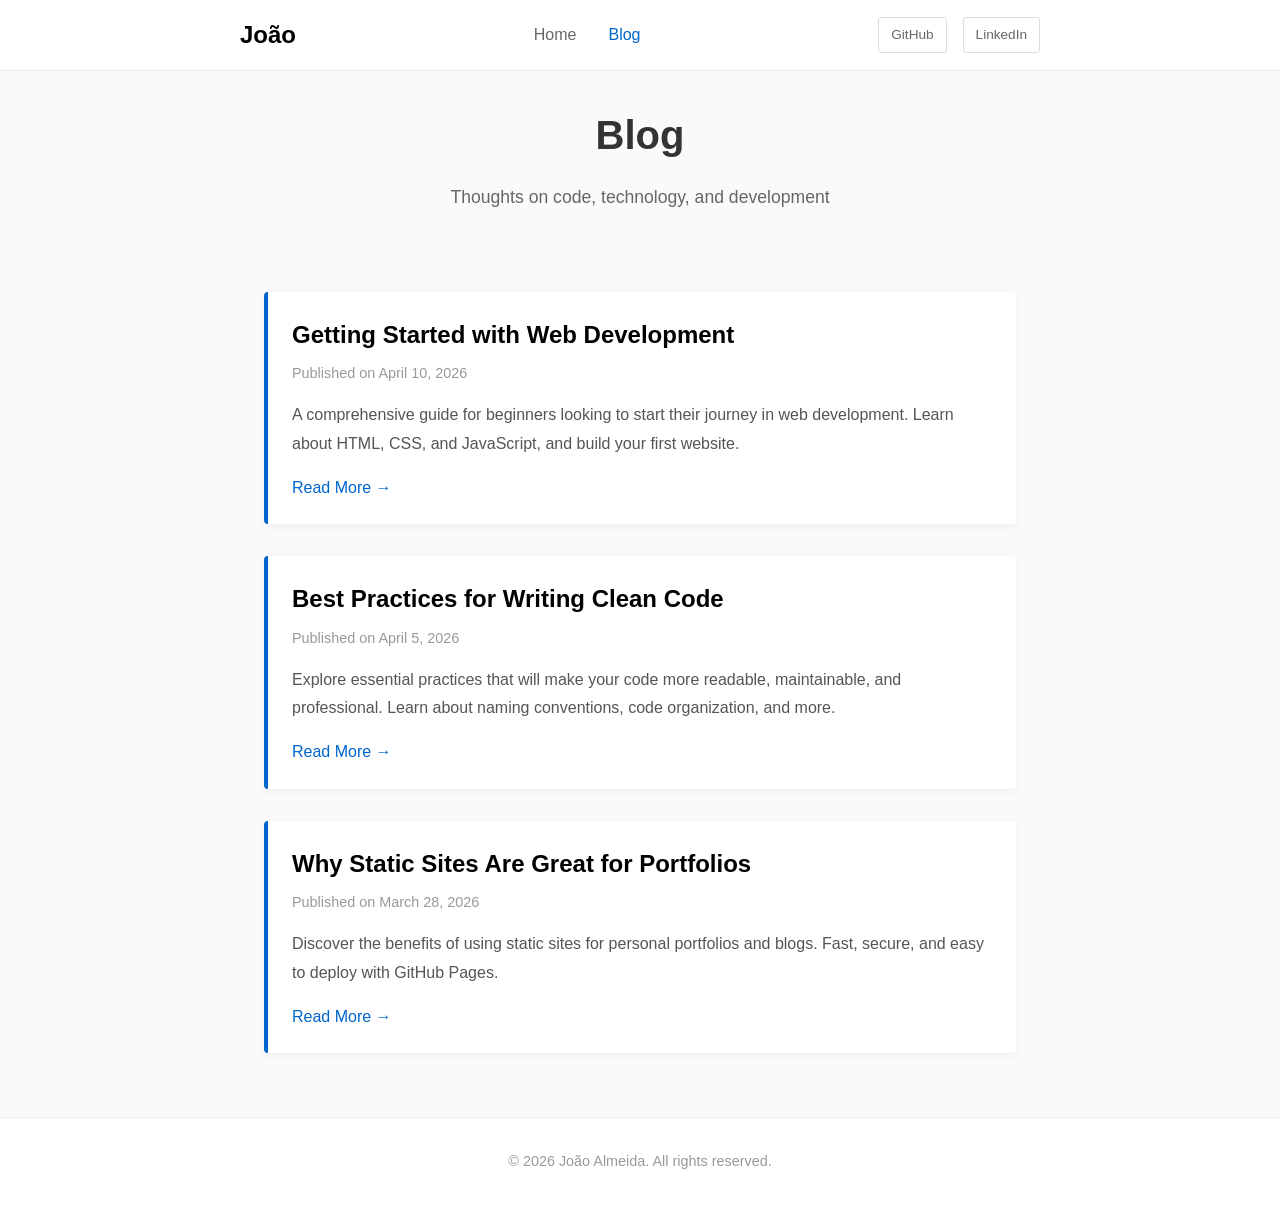
<file: blog/index.html>
<!DOCTYPE html>
<html lang="en">
<head>
    <meta charset="UTF-8">
    <meta name="viewport" content="width=device-width, initial-scale=1.0">
    <title>Blog - João Almeida</title>
    <link rel="stylesheet" href="../styles.css">
</head>
<body>
    <nav class="navbar">
        <div class="container">
            <a href="/" class="logo">João</a>
            <ul class="nav-links">
                <li><a href="/">Home</a></li>
                <li><a href="/blog/index.html" class="active">Blog</a></li>
            </ul>
            <div class="nav-social">
                <a href="https://www.github.com/joaofix" target="_blank" rel="noopener noreferrer" title="GitHub">GitHub</a>
                <a href="https://www.linkedin.com/in/joaofix/" target="_blank" rel="noopener noreferrer" title="LinkedIn">LinkedIn</a>
            </div>
        </div>
    </nav>

    <main class="container">
        <section class="blog-header">
            <h1>Blog</h1>
            <p>Thoughts on code, technology, and development</p>
        </section>

        <section class="blog-posts">
            <article class="blog-post-card">
                <h3><a href="/blog/getting-started-with-web-development.html">Getting Started with Web Development</a></h3>
                <div class="post-meta">Published on April 10, 2026</div>
                <p class="post-excerpt">
                    A comprehensive guide for beginners looking to start their journey in web development. 
                    Learn about HTML, CSS, and JavaScript, and build your first website.
                </p>
                <a href="/blog/getting-started-with-web-development.html" class="read-more">Read More →</a>
            </article>

            <article class="blog-post-card">
                <h3><a href="/blog/best-practices-for-clean-code.html">Best Practices for Writing Clean Code</a></h3>
                <div class="post-meta">Published on April 5, 2026</div>
                <p class="post-excerpt">
                    Explore essential practices that will make your code more readable, maintainable, and 
                    professional. Learn about naming conventions, code organization, and more.
                </p>
                <a href="/blog/best-practices-for-clean-code.html" class="read-more">Read More →</a>
            </article>

            <article class="blog-post-card">
                <h3><a href="/blog/why-static-sites-are-great.html">Why Static Sites Are Great for Portfolios</a></h3>
                <div class="post-meta">Published on March 28, 2026</div>
                <p class="post-excerpt">
                    Discover the benefits of using static sites for personal portfolios and blogs. 
                    Fast, secure, and easy to deploy with GitHub Pages.
                </p>
                <a href="/blog/why-static-sites-are-great.html" class="read-more">Read More →</a>
            </article>
        </section>
    </main>

    <footer class="footer">
        <p>&copy; 2026 João Almeida. All rights reserved.</p>
    </footer>
</body>
</html>
</file>
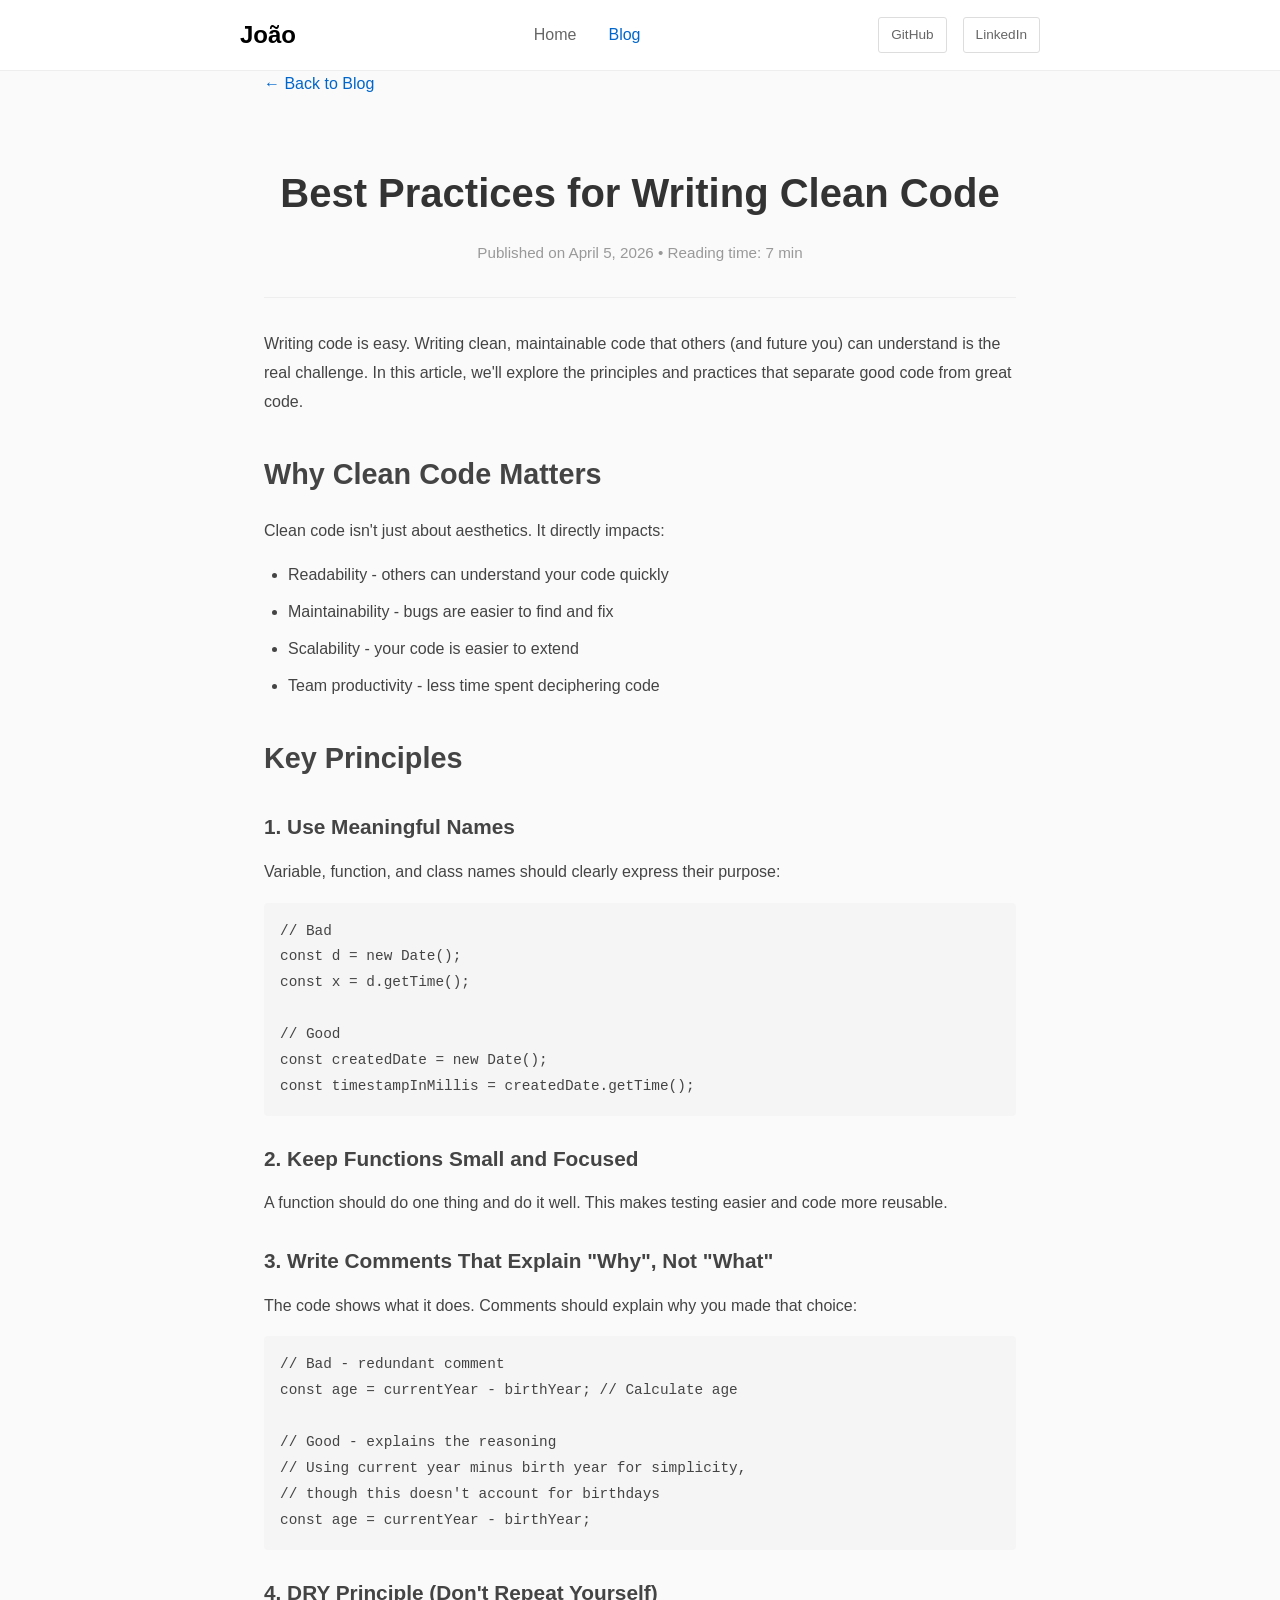
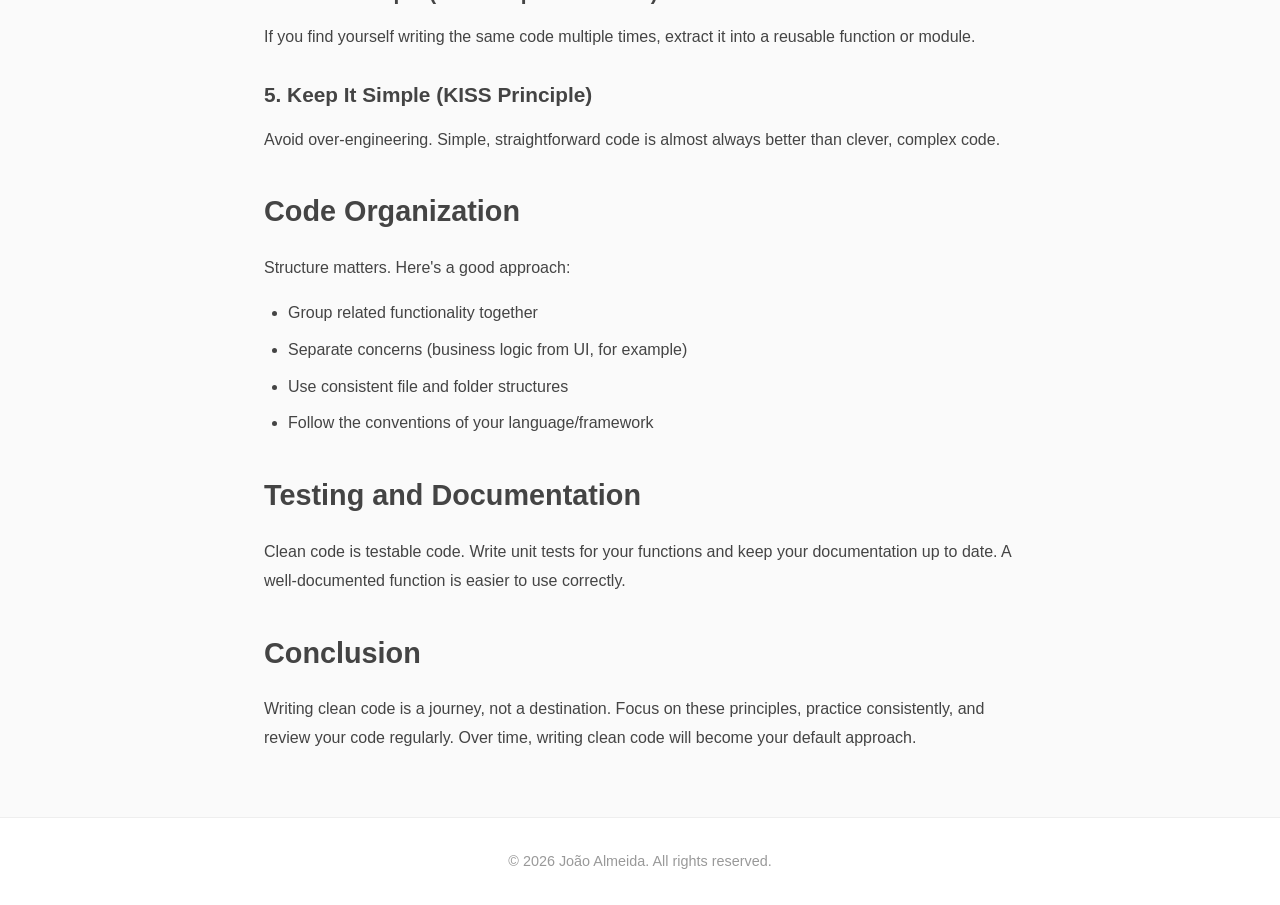
<file: blog/best-practices-for-clean-code.html>
<!DOCTYPE html>
<html lang="en">
<head>
    <meta charset="UTF-8">
    <meta name="viewport" content="width=device-width, initial-scale=1.0">
    <title>Best Practices for Writing Clean Code - Blog</title>
    <link rel="stylesheet" href="../styles.css">
</head>
<body>
    <nav class="navbar">
        <div class="container">
            <a href="/" class="logo">João</a>
            <ul class="nav-links">
                <li><a href="/">Home</a></li>
                <li><a href="/blog/index.html" class="active">Blog</a></li>
            </ul>
            <div class="nav-social">
                <a href="https://www.github.com/joaofix" target="_blank" rel="noopener noreferrer" title="GitHub">GitHub</a>
                <a href="https://www.linkedin.com/in/joaofix/" target="_blank" rel="noopener noreferrer" title="LinkedIn">LinkedIn</a>
            </div>
        </div>
    </nav>

    <main class="container">
        <a href="/blog/index.html" class="back-link">← Back to Blog</a>

        <article class="blog-post-content">
            <header class="post-header">
                <h1>Best Practices for Writing Clean Code</h1>
                <div class="post-info">
                    <span>Published on April 5, 2026</span> • <span>Reading time: 7 min</span>
                </div>
            </header>

            <div class="post-body">
                <p>
                    Writing code is easy. Writing clean, maintainable code that others (and future you) 
                    can understand is the real challenge. In this article, we'll explore the principles and 
                    practices that separate good code from great code.
                </p>

                <h2>Why Clean Code Matters</h2>
                <p>
                    Clean code isn't just about aesthetics. It directly impacts:
                </p>
                <ul>
                    <li>Readability - others can understand your code quickly</li>
                    <li>Maintainability - bugs are easier to find and fix</li>
                    <li>Scalability - your code is easier to extend</li>
                    <li>Team productivity - less time spent deciphering code</li>
                </ul>

                <h2>Key Principles</h2>

                <h3>1. Use Meaningful Names</h3>
                <p>
                    Variable, function, and class names should clearly express their purpose:
                </p>
                <pre><code>// Bad
const d = new Date();
const x = d.getTime();

// Good
const createdDate = new Date();
const timestampInMillis = createdDate.getTime();</code></pre>

                <h3>2. Keep Functions Small and Focused</h3>
                <p>
                    A function should do one thing and do it well. This makes testing easier and code 
                    more reusable.
                </p>

                <h3>3. Write Comments That Explain "Why", Not "What"</h3>
                <p>
                    The code shows what it does. Comments should explain why you made that choice:
                </p>
                <pre><code>// Bad - redundant comment
const age = currentYear - birthYear; // Calculate age

// Good - explains the reasoning
// Using current year minus birth year for simplicity,
// though this doesn't account for birthdays
const age = currentYear - birthYear;</code></pre>

                <h3>4. DRY Principle (Don't Repeat Yourself)</h3>
                <p>
                    If you find yourself writing the same code multiple times, extract it into a reusable 
                    function or module.
                </p>

                <h3>5. Keep It Simple (KISS Principle)</h3>
                <p>
                    Avoid over-engineering. Simple, straightforward code is almost always better than 
                    clever, complex code.
                </p>

                <h2>Code Organization</h2>
                <p>
                    Structure matters. Here's a good approach:
                </p>
                <ul>
                    <li>Group related functionality together</li>
                    <li>Separate concerns (business logic from UI, for example)</li>
                    <li>Use consistent file and folder structures</li>
                    <li>Follow the conventions of your language/framework</li>
                </ul>

                <h2>Testing and Documentation</h2>
                <p>
                    Clean code is testable code. Write unit tests for your functions and keep your 
                    documentation up to date. A well-documented function is easier to use correctly.
                </p>

                <h2>Conclusion</h2>
                <p>
                    Writing clean code is a journey, not a destination. Focus on these principles, 
                    practice consistently, and review your code regularly. Over time, writing clean code 
                    will become your default approach.
                </p>
            </div>
        </article>
    </main>

    <footer class="footer">
        <p>&copy; 2026 João Almeida. All rights reserved.</p>
    </footer>
</body>
</html>
</file>
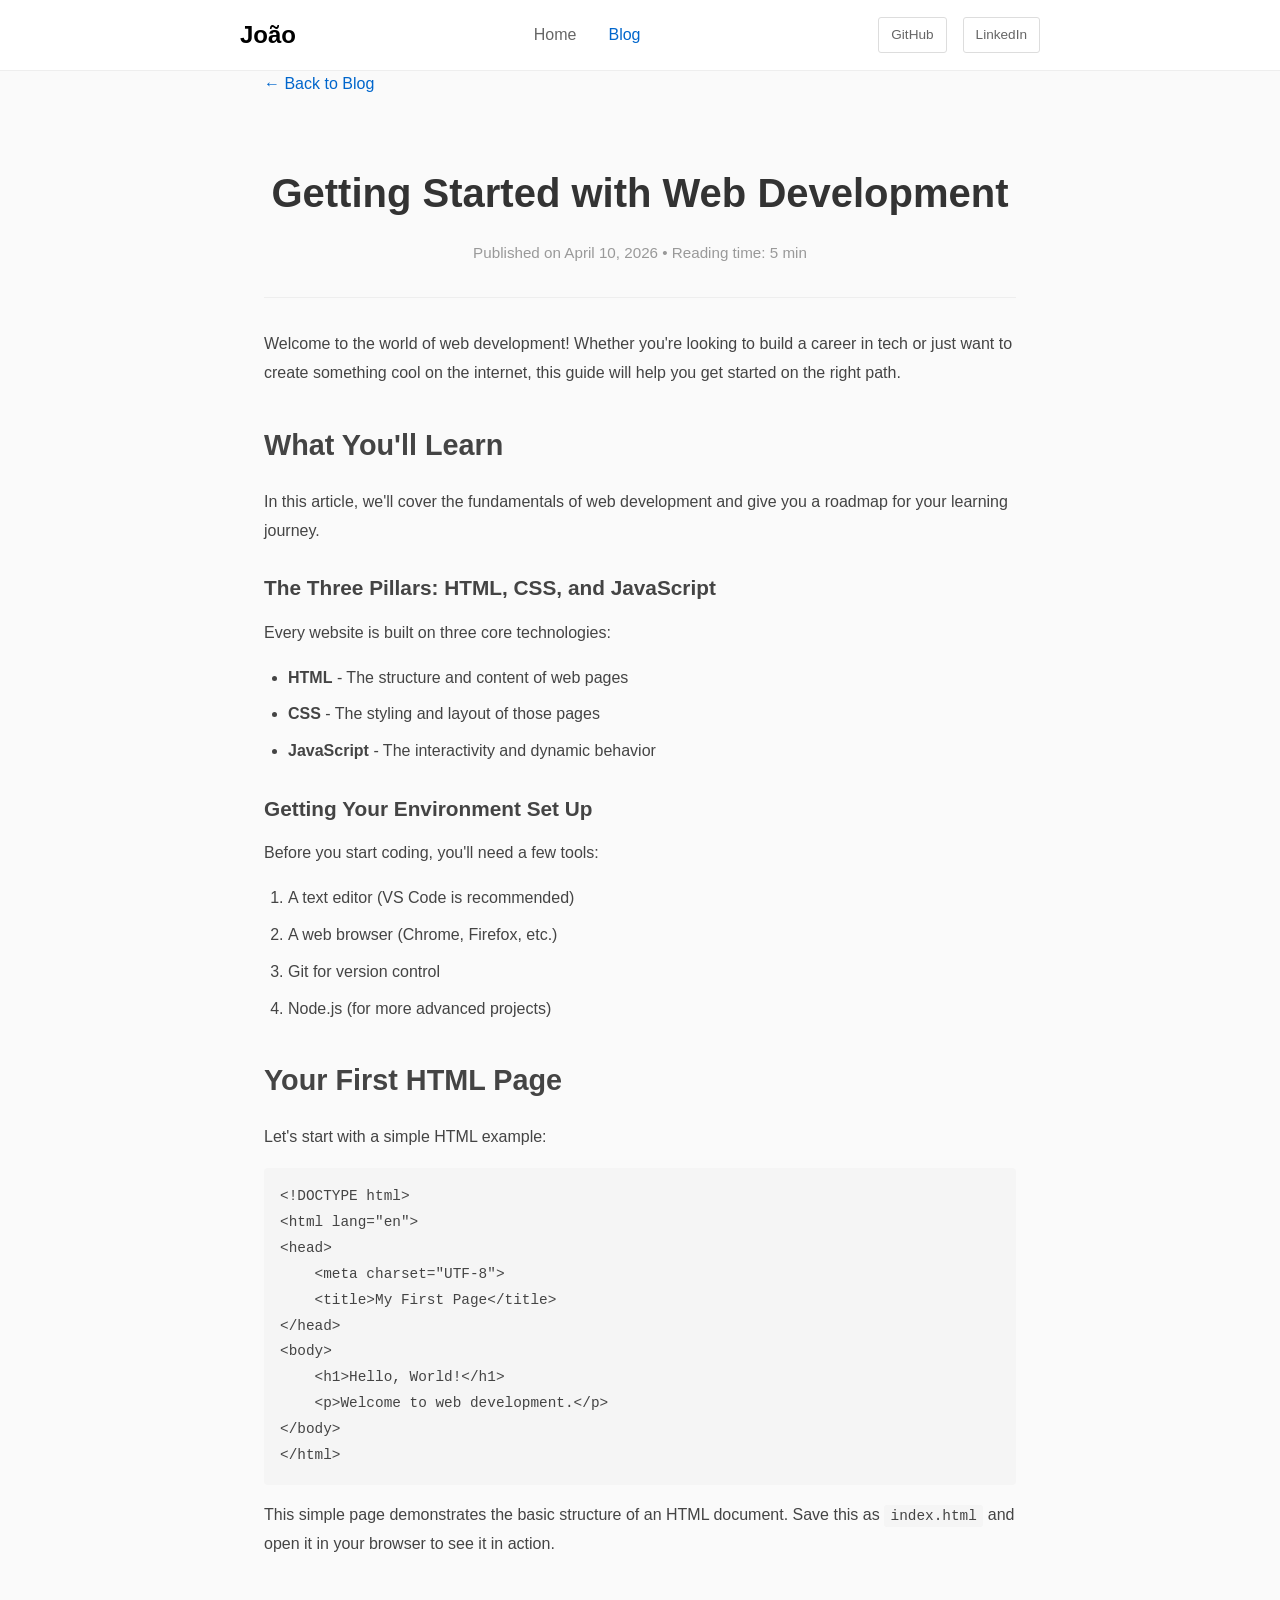
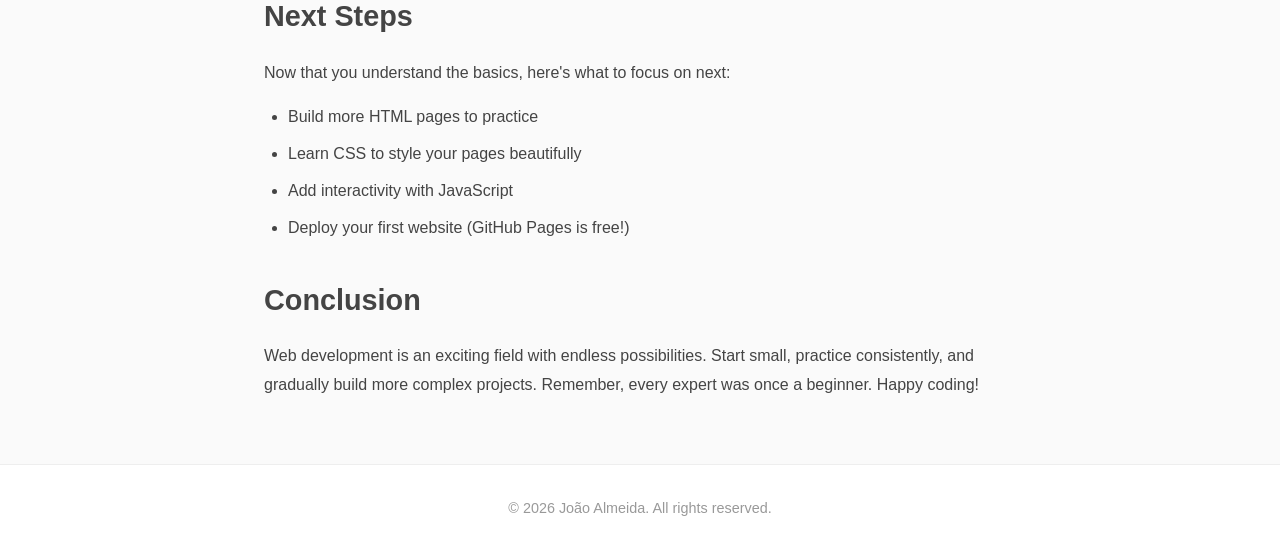
<file: blog/getting-started-with-web-development.html>
<!DOCTYPE html>
<html lang="en">
<head>
    <meta charset="UTF-8">
    <meta name="viewport" content="width=device-width, initial-scale=1.0">
    <title>Getting Started with Web Development - Blog</title>
    <link rel="stylesheet" href="../styles.css">
</head>
<body>
    <nav class="navbar">
        <div class="container">
            <a href="/" class="logo">João</a>
            <ul class="nav-links">
                <li><a href="/">Home</a></li>
                <li><a href="/blog/index.html" class="active">Blog</a></li>
            </ul>
            <div class="nav-social">
                <a href="https://www.github.com/joaofix" target="_blank" rel="noopener noreferrer" title="GitHub">GitHub</a>
                <a href="https://www.linkedin.com/in/joaofix/" target="_blank" rel="noopener noreferrer" title="LinkedIn">LinkedIn</a>
            </div>
        </div>
    </nav>

    <main class="container">
        <a href="/blog/index.html" class="back-link">← Back to Blog</a>

        <article class="blog-post-content">
            <header class="post-header">
                <h1>Getting Started with Web Development</h1>
                <div class="post-info">
                    <span>Published on April 10, 2026</span> • <span>Reading time: 5 min</span>
                </div>
            </header>

            <div class="post-body">
                <p>
                    Welcome to the world of web development! Whether you're looking to build a career in tech 
                    or just want to create something cool on the internet, this guide will help you get started 
                    on the right path.
                </p>

                <h2>What You'll Learn</h2>
                <p>
                    In this article, we'll cover the fundamentals of web development and give you a roadmap 
                    for your learning journey.
                </p>

                <h3>The Three Pillars: HTML, CSS, and JavaScript</h3>
                <p>
                    Every website is built on three core technologies:
                </p>
                <ul>
                    <li><strong>HTML</strong> - The structure and content of web pages</li>
                    <li><strong>CSS</strong> - The styling and layout of those pages</li>
                    <li><strong>JavaScript</strong> - The interactivity and dynamic behavior</li>
                </ul>

                <h3>Getting Your Environment Set Up</h3>
                <p>
                    Before you start coding, you'll need a few tools:
                </p>
                <ol>
                    <li>A text editor (VS Code is recommended)</li>
                    <li>A web browser (Chrome, Firefox, etc.)</li>
                    <li>Git for version control</li>
                    <li>Node.js (for more advanced projects)</li>
                </ol>

                <h2>Your First HTML Page</h2>
                <p>
                    Let's start with a simple HTML example:
                </p>

                <pre><code>&lt;!DOCTYPE html&gt;
&lt;html lang="en"&gt;
&lt;head&gt;
    &lt;meta charset="UTF-8"&gt;
    &lt;title&gt;My First Page&lt;/title&gt;
&lt;/head&gt;
&lt;body&gt;
    &lt;h1&gt;Hello, World!&lt;/h1&gt;
    &lt;p&gt;Welcome to web development.&lt;/p&gt;
&lt;/body&gt;
&lt;/html&gt;</code></pre>

                <p>
                    This simple page demonstrates the basic structure of an HTML document. Save this as 
                    <code>index.html</code> and open it in your browser to see it in action.
                </p>

                <h2>Next Steps</h2>
                <p>
                    Now that you understand the basics, here's what to focus on next:
                </p>
                <ul>
                    <li>Build more HTML pages to practice</li>
                    <li>Learn CSS to style your pages beautifully</li>
                    <li>Add interactivity with JavaScript</li>
                    <li>Deploy your first website (GitHub Pages is free!)</li>
                </ul>

                <h2>Conclusion</h2>
                <p>
                    Web development is an exciting field with endless possibilities. Start small, practice 
                    consistently, and gradually build more complex projects. Remember, every expert was once 
                    a beginner. Happy coding!
                </p>
            </div>
        </article>
    </main>

    <footer class="footer">
        <p>&copy; 2026 João Almeida. All rights reserved.</p>
    </footer>
</body>
</html>
</file>
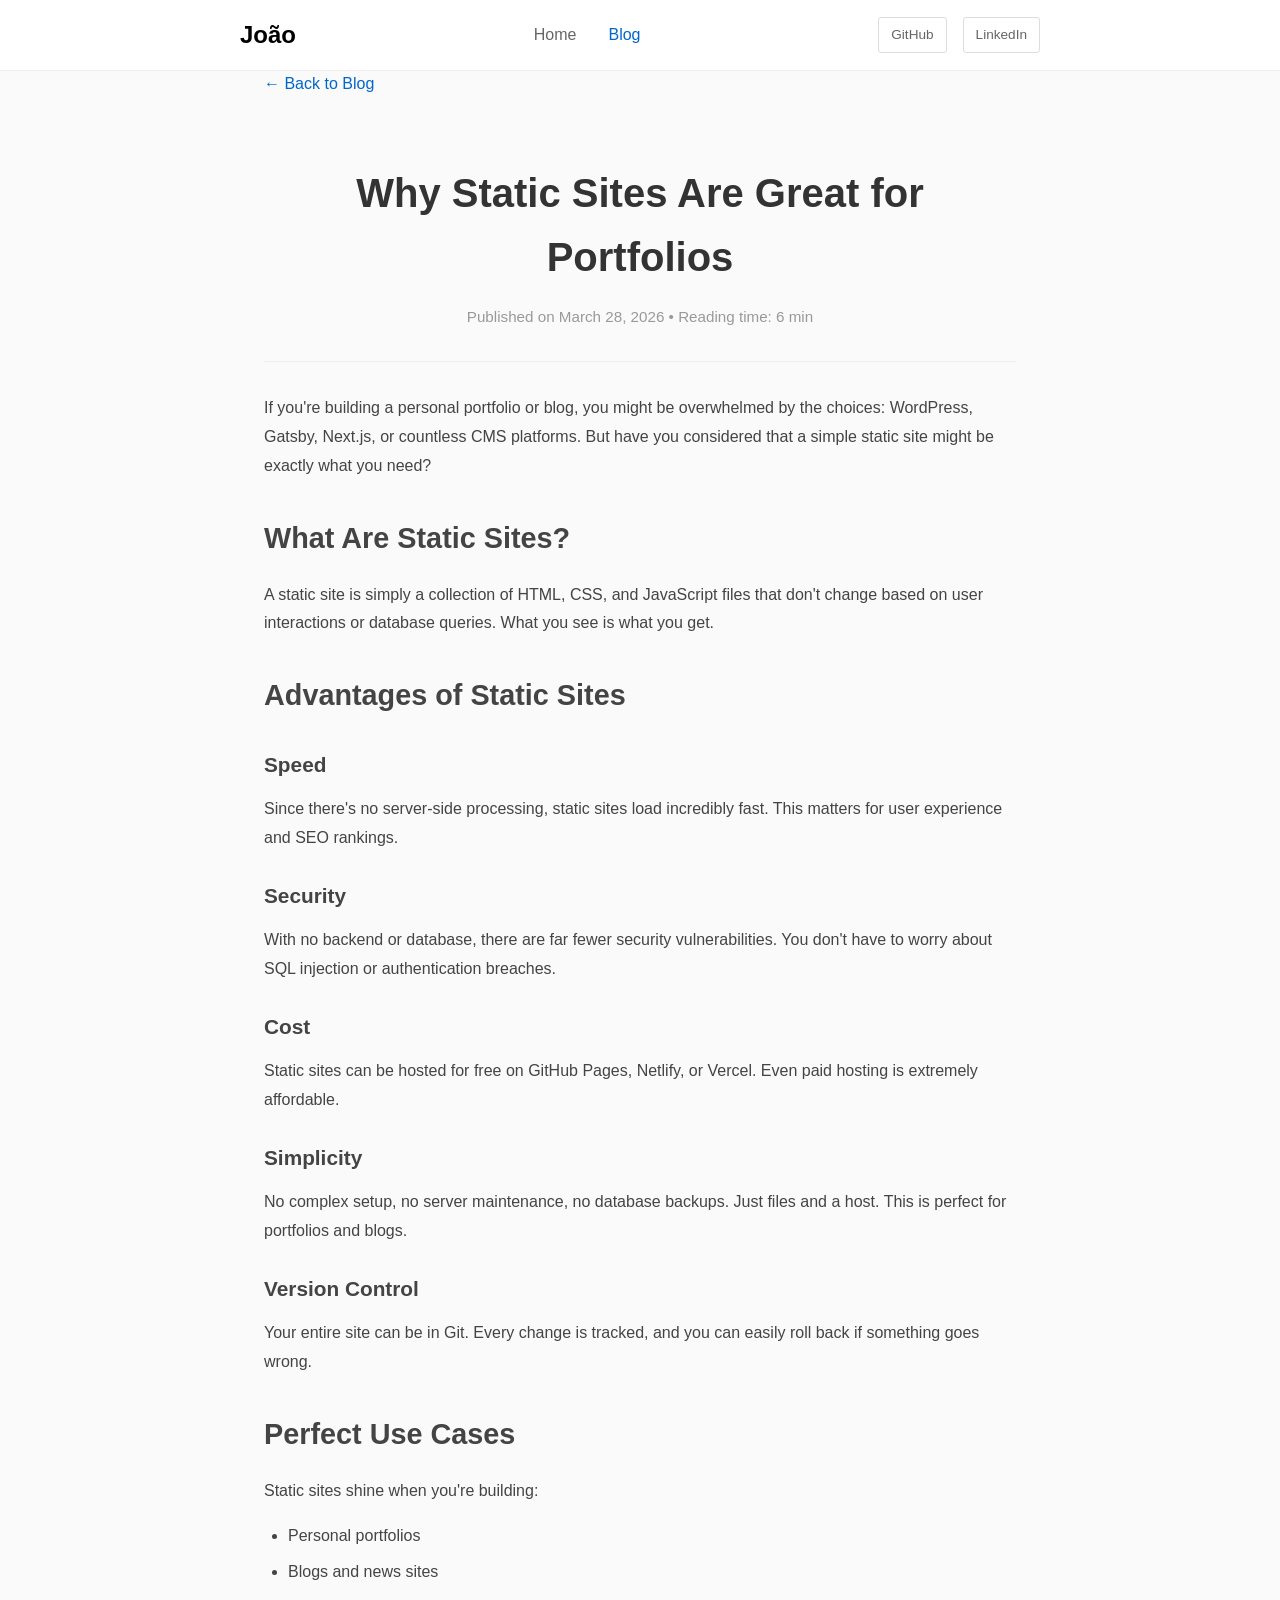
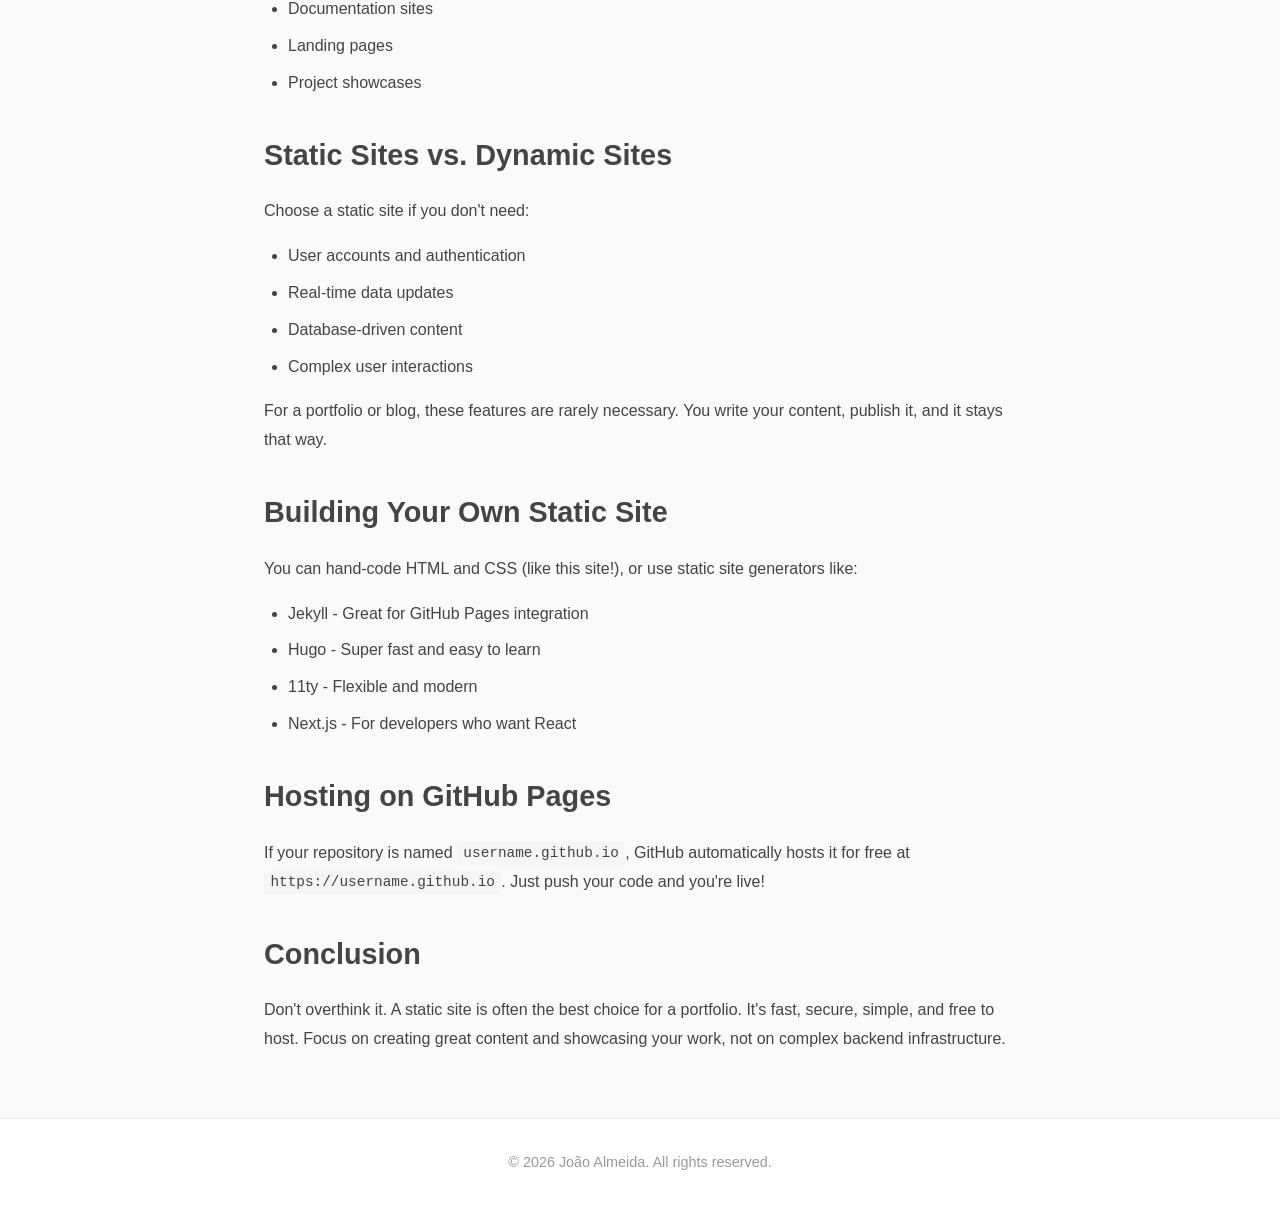
<file: blog/why-static-sites-are-great.html>
<!DOCTYPE html>
<html lang="en">
<head>
    <meta charset="UTF-8">
    <meta name="viewport" content="width=device-width, initial-scale=1.0">
    <title>Why Static Sites Are Great for Portfolios - Blog</title>
    <link rel="stylesheet" href="../styles.css">
</head>
<body>
    <nav class="navbar">
        <div class="container">
            <a href="/" class="logo">João</a>
            <ul class="nav-links">
                <li><a href="/">Home</a></li>
                <li><a href="/blog/index.html" class="active">Blog</a></li>
            </ul>
            <div class="nav-social">
                <a href="https://www.github.com/joaofix" target="_blank" rel="noopener noreferrer" title="GitHub">GitHub</a>
                <a href="https://www.linkedin.com/in/joaofix/" target="_blank" rel="noopener noreferrer" title="LinkedIn">LinkedIn</a>
            </div>
        </div>
    </nav>

    <main class="container">
        <a href="/blog/index.html" class="back-link">← Back to Blog</a>

        <article class="blog-post-content">
            <header class="post-header">
                <h1>Why Static Sites Are Great for Portfolios</h1>
                <div class="post-info">
                    <span>Published on March 28, 2026</span> • <span>Reading time: 6 min</span>
                </div>
            </header>

            <div class="post-body">
                <p>
                    If you're building a personal portfolio or blog, you might be overwhelmed by the choices: 
                    WordPress, Gatsby, Next.js, or countless CMS platforms. But have you considered that a 
                    simple static site might be exactly what you need?
                </p>

                <h2>What Are Static Sites?</h2>
                <p>
                    A static site is simply a collection of HTML, CSS, and JavaScript files that don't change 
                    based on user interactions or database queries. What you see is what you get.
                </p>

                <h2>Advantages of Static Sites</h2>

                <h3>Speed</h3>
                <p>
                    Since there's no server-side processing, static sites load incredibly fast. This matters 
                    for user experience and SEO rankings.
                </p>

                <h3>Security</h3>
                <p>
                    With no backend or database, there are far fewer security vulnerabilities. You don't have 
                    to worry about SQL injection or authentication breaches.
                </p>

                <h3>Cost</h3>
                <p>
                    Static sites can be hosted for free on GitHub Pages, Netlify, or Vercel. Even paid 
                    hosting is extremely affordable.
                </p>

                <h3>Simplicity</h3>
                <p>
                    No complex setup, no server maintenance, no database backups. Just files and a host. 
                    This is perfect for portfolios and blogs.
                </p>

                <h3>Version Control</h3>
                <p>
                    Your entire site can be in Git. Every change is tracked, and you can easily roll back 
                    if something goes wrong.
                </p>

                <h2>Perfect Use Cases</h2>
                <p>
                    Static sites shine when you're building:
                </p>
                <ul>
                    <li>Personal portfolios</li>
                    <li>Blogs and news sites</li>
                    <li>Documentation sites</li>
                    <li>Landing pages</li>
                    <li>Project showcases</li>
                </ul>

                <h2>Static Sites vs. Dynamic Sites</h2>
                <p>
                    Choose a static site if you don't need:
                </p>
                <ul>
                    <li>User accounts and authentication</li>
                    <li>Real-time data updates</li>
                    <li>Database-driven content</li>
                    <li>Complex user interactions</li>
                </ul>

                <p>
                    For a portfolio or blog, these features are rarely necessary. You write your content, 
                    publish it, and it stays that way.
                </p>

                <h2>Building Your Own Static Site</h2>
                <p>
                    You can hand-code HTML and CSS (like this site!), or use static site generators like:
                </p>
                <ul>
                    <li>Jekyll - Great for GitHub Pages integration</li>
                    <li>Hugo - Super fast and easy to learn</li>
                    <li>11ty - Flexible and modern</li>
                    <li>Next.js - For developers who want React</li>
                </ul>

                <h2>Hosting on GitHub Pages</h2>
                <p>
                    If your repository is named <code>username.github.io</code>, GitHub automatically 
                    hosts it for free at <code>https://username.github.io</code>. Just push your code and 
                    you're live!
                </p>

                <h2>Conclusion</h2>
                <p>
                    Don't overthink it. A static site is often the best choice for a portfolio. It's fast, 
                    secure, simple, and free to host. Focus on creating great content and showcasing your 
                    work, not on complex backend infrastructure.
                </p>
            </div>
        </article>
    </main>

    <footer class="footer">
        <p>&copy; 2026 João Almeida. All rights reserved.</p>
    </footer>
</body>
</html>
</file>
<file: styles.css>
/* Reset and Base Styles */
* {
    margin: 0;
    padding: 0;
    box-sizing: border-box;
}

html {
    scroll-behavior: smooth;
}

body {
    font-family: -apple-system, BlinkMacSystemFont, 'Segoe UI', Roboto, 'Helvetica Neue', Arial, sans-serif;
    line-height: 1.6;
    color: #333;
    background-color: #fafafa;
}

a {
    color: #0066cc;
    text-decoration: none;
    transition: color 0.3s ease;
}

a:hover {
    color: #0052a3;
}

a.btn {
    color: inherit;
}

a.btn:hover {
    color: inherit;
}

/* Navigation */
.navbar {
    background-color: #fff;
    border-bottom: 1px solid #eee;
    position: sticky;
    top: 0;
    z-index: 1000;
}

.navbar .container {
    display: flex;
    justify-content: space-between;
    align-items: center;
    padding: 1rem 0;
}

.logo {
    font-size: 1.5rem;
    font-weight: 700;
    color: #000;
}

.logo:hover {
    color: #0066cc;
}

.nav-links {
    display: flex;
    list-style: none;
    gap: 2rem;
}

.nav-links a {
    color: #666;
    font-weight: 500;
    transition: color 0.3s ease;
}

.nav-links a.active,
.nav-links a:hover {
    color: #0066cc;
}

.nav-social {
    display: flex;
    gap: 1rem;
    align-items: center;
}

.nav-social a {
    font-size: 0.85rem;
    padding: 0.4rem 0.75rem;
    border: 1px solid #ddd;
    border-radius: 3px;
    color: #666;
    font-weight: 500;
    transition: all 0.3s ease;
    display: inline-block;
}

.nav-social a:hover {
    background-color: #0066cc;
    color: #fff;
    border-color: #0066cc;
}

/* Container */
.container {
    max-width: 800px;
    margin: 0 auto;
    padding: 0 1.5rem;
}

/* Main Content */
main {
    min-height: calc(100vh - 200px);
    padding: 4rem 0;
}

/* Hero Section */
.hero {
    text-align: center;
    margin-bottom: 3rem;
    padding: 2rem 0;
}

.avatar {
    width: 100px;
    height: 100px;
    border-radius: 50%;
    margin-bottom: 1rem;
    border: 3px solid #0066cc;
    object-fit: cover;
    transition: all 0.3s ease;
    box-shadow: 0 4px 15px rgba(0, 102, 204, 0.2);
}

.avatar:hover {
    transform: scale(1.05) translateY(-5px);
    box-shadow: 0 8px 25px rgba(0, 102, 204, 0.3);
}

.hero h1 {
    font-size: 2rem;
    margin-bottom: 0.5rem;
    color: #000;
    font-weight: 700;
}

.tagline {
    font-size: 1rem;
    color: #666;
    margin-bottom: 0;
    max-width: 600px;
    margin-left: auto;
    margin-right: auto;
}

/* Buttons */
.btn {
    display: inline-block;
    padding: 0.75rem 1.5rem;
    border-radius: 4px;
    font-weight: 500;
    transition: all 0.3s ease;
    border: none;
    cursor: pointer;
    position: relative;
    overflow: hidden;
}

.btn-primary {
    background-color: #0066cc;
    color: #fff;
}

.btn-primary:hover {
    background-color: #0052a3;
    transform: translateY(-2px);
    box-shadow: 0 4px 12px rgba(0, 102, 204, 0.3);
}

.btn-secondary {
    background-color: transparent;
    color: #0066cc;
    border: 2px solid #0066cc;
}

.btn-secondary:hover {
    background-color: #0066cc;
    color: #fff !important;
    border-color: #0066cc;
    transform: translateY(-2px);
    box-shadow: 0 4px 12px rgba(0, 102, 204, 0.3);
}

/* Sections */
section {
    margin-bottom: 3rem;
}

section h2 {
    font-size: 2rem;
    margin-bottom: 1.5rem;
    color: #000;
}

.about p {
    margin-bottom: 1rem;
    color: #555;
    line-height: 1.8;
}

/* Experience Section */
.experience {
    margin-bottom: 3rem;
}

.experience-item {
    background-color: #fff;
    padding: 1.5rem;
    border-radius: 4px;
    margin-bottom: 1.5rem;
    border-left: 4px solid #0066cc;
    transition: all 0.3s cubic-bezier(0.34, 1.56, 0.64, 1);
    box-shadow: 0 2px 8px rgba(0, 0, 0, 0.05);
    position: relative;
}

.experience-item:hover {
    transform: translateY(-5px);
    box-shadow: 0 8px 20px rgba(0, 102, 204, 0.15);
    border-left-color: #0052a3;
}

.experience-item h3 {
    margin-bottom: 0.5rem;
    font-size: 1.3rem;
    color: #000;
}

.company {
    color: #0066cc;
    font-weight: 500;
    margin-bottom: 0.25rem;
}

.duration {
    color: #999;
    font-size: 0.9rem;
    margin-bottom: 1rem;
}

.experience-item ul {
    margin-left: 1.5rem;
    color: #555;
}

.experience-item li {
    margin-bottom: 0.75rem;
    line-height: 1.6;
}

/* Tech Stack Section */
.tech-stack {
    margin-bottom: 3rem;
}

.tech-categories {
    display: grid;
    grid-template-columns: repeat(auto-fit, minmax(250px, 1fr));
    gap: 1.5rem;
}

.tech-category {
    background-color: #fff;
    padding: 1.5rem;
    border-radius: 4px;
    border-top: 3px solid #0066cc;
    transition: all 0.3s cubic-bezier(0.34, 1.56, 0.64, 1);
    box-shadow: 0 2px 8px rgba(0, 0, 0, 0.05);
    position: relative;
    overflow: hidden;
}

.tech-category::before {
    content: '';
    position: absolute;
    top: 0;
    left: 0;
    right: 0;
    height: 3px;
    background: linear-gradient(90deg, #0066cc 0%, #0052a3 100%);
    transform: scaleX(0);
    transform-origin: left;
    transition: transform 0.3s ease;
}

.tech-category:hover {
    transform: translateY(-5px);
    box-shadow: 0 8px 20px rgba(0, 102, 204, 0.15);
}

.tech-category:hover::before {
    transform: scaleX(1);
}

.tech-category h3 {
    font-size: 1.1rem;
    margin-bottom: 0.75rem;
    color: #000;
}

.tech-category p {
    color: #555;
    line-height: 1.6;
}

/* Footer */
.footer {
    background-color: #fff;
    border-top: 1px solid #eee;
    text-align: center;
    padding: 2rem 0;
    margin-top: 4rem;
    color: #999;
    font-size: 0.9rem;
}

/* Blog Page Styles */
.blog-header {
    text-align: center;
    margin-bottom: 3rem;
    padding: 2rem 0;
}

.blog-header h1 {
    font-size: 2.5rem;
    margin-bottom: 1rem;
}

.blog-header p {
    color: #666;
    font-size: 1.1rem;
}

.blog-posts {
    display: grid;
    gap: 2rem;
}

.blog-post-card {
    padding: 1.5rem;
    background-color: #fff;
    border-radius: 4px;
    border-left: 4px solid #0066cc;
    transition: all 0.3s cubic-bezier(0.34, 1.56, 0.64, 1);
    box-shadow: 0 2px 8px rgba(0, 0, 0, 0.05);
}

.blog-post-card:hover {
    transform: translateY(-5px);
    box-shadow: 0 8px 20px rgba(0, 102, 204, 0.15);
    border-left-color: #0052a3;
}

.blog-post-card h3 {
    margin-bottom: 0.5rem;
    font-size: 1.5rem;
}

.blog-post-card h3 a {
    color: #000;
}

.blog-post-card h3 a:hover {
    color: #0066cc;
}

.post-meta {
    color: #999;
    font-size: 0.9rem;
    margin-bottom: 1rem;
}

.post-excerpt {
    color: #555;
    margin-bottom: 1rem;
    line-height: 1.8;
}

.read-more {
    display: inline-block;
    color: #0066cc;
    font-weight: 500;
    transition: color 0.3s ease;
}

.read-more:hover {
    color: #0052a3;
}

/* Blog Post Styles */
.blog-post-content {
    max-width: 800px;
    margin: 0 auto;
}

.post-header {
    text-align: center;
    margin-bottom: 2rem;
    padding: 2rem 0;
    border-bottom: 1px solid #eee;
}

.post-header h1 {
    font-size: 2.5rem;
    margin-bottom: 1rem;
}

.post-info {
    color: #999;
    font-size: 0.95rem;
}

.post-body {
    line-height: 1.8;
    color: #444;
}

.post-body h2 {
    margin-top: 2rem;
    margin-bottom: 1rem;
    font-size: 1.8rem;
}

.post-body h3 {
    margin-top: 1.5rem;
    margin-bottom: 0.75rem;
    font-size: 1.3rem;
}

.post-body p {
    margin-bottom: 1rem;
}

.post-body code {
    background-color: #f5f5f5;
    padding: 0.2rem 0.4rem;
    border-radius: 3px;
    font-family: 'Courier New', monospace;
    font-size: 0.9rem;
}

.post-body pre {
    background-color: #f5f5f5;
    padding: 1rem;
    border-radius: 4px;
    overflow-x: auto;
    margin-bottom: 1rem;
}

.post-body pre code {
    background-color: transparent;
    padding: 0;
    border-radius: 0;
}

.post-body ul,
.post-body ol {
    margin-left: 1.5rem;
    margin-bottom: 1rem;
}

.post-body li {
    margin-bottom: 0.5rem;
}

.back-link {
    display: inline-block;
    margin-bottom: 2rem;
    color: #0066cc;
    font-weight: 500;
}

/* Responsive Design */
@media (max-width: 768px) {
    .hero {
        padding: 1.5rem 0;
        margin-bottom: 2rem;
    }

    .avatar {
        width: 90px;
        height: 90px;
        margin-bottom: 0.75rem;
    }

    .hero h1 {
        font-size: 1.5rem;
        margin-bottom: 0.4rem;
    }

    .tagline {
        font-size: 0.95rem;
    }

    .nav-links {
        gap: 1rem;
        flex-wrap: wrap;
    }

    section h2 {
        font-size: 1.5rem;
        margin-bottom: 1.25rem;
    }

    .post-header h1 {
        font-size: 1.75rem;
    }

    .tech-categories {
        grid-template-columns: 1fr;
    }

    .experience-item {
        padding: 1.25rem;
    }

    .experience-item h3 {
        font-size: 1.15rem;
    }

    .experience-item ul {
        margin-left: 1.25rem;
        font-size: 0.95rem;
    }
}

@media (max-width: 600px) {
    .container {
        padding: 0 1rem;
    }

    .navbar .container {
        flex-direction: column;
        gap: 0.5rem;
        padding: 0.75rem 0;
    }

    .navbar {
        position: relative;
    }

    .logo {
        font-size: 1.25rem;
    }

    .nav-links {
        width: 100%;
        justify-content: center;
        gap: 0.75rem;
        font-size: 0.9rem;
    }

    .nav-social {
        width: 100%;
        justify-content: center;
        gap: 0.5rem;
    }

    .nav-social a {
        padding: 0.3rem 0.5rem;
        font-size: 0.7rem;
    }

    .nav-links a {
        padding: 0.5rem 0.75rem;
        border-radius: 3px;
    }

    .nav-social {
        gap: 0.5rem;
    }

    .nav-social a {
        padding: 0.35rem 0.6rem;
        font-size: 0.75rem;
    }

    .hero {
        padding: 1.5rem 0;
        margin-bottom: 2rem;
    }

    .avatar {
        width: 90px;
        height: 90px;
        margin-bottom: 0.75rem;
    }

    .hero h1 {
        font-size: 1.5rem;
        margin-bottom: 0.4rem;
    }

    .tagline {
        font-size: 0.95rem;
        line-height: 1.4;
    }

    .btn {
        padding: 0.65rem 1.25rem;
        font-size: 0.95rem;
    }

    main {
        padding: 1.5rem 0;
    }

    section {
        margin-bottom: 2rem;
    }

    section h2 {
        font-size: 1.25rem;
        margin-bottom: 1rem;
    }

    .about p {
        font-size: 0.95rem;
        line-height: 1.6;
    }

    .experience-item {
        padding: 1rem;
        margin-bottom: 1rem;
        border-left: 3px solid #0066cc;
    }

    .company {
        font-size: 0.9rem;
    }

    .duration {
        font-size: 0.85rem;
    }

    .experience-item h3 {
        font-size: 1.05rem;
        margin-bottom: 0.35rem;
    }

    .experience-item ul {
        margin-left: 1rem;
        font-size: 0.9rem;
    }

    .experience-item li {
        margin-bottom: 0.5rem;
    }

    .tech-categories {
        grid-template-columns: 1fr;
        gap: 1rem;
    }

    .tech-category {
        padding: 1rem;
    }

    .tech-category h3 {
        font-size: 1rem;
        margin-bottom: 0.5rem;
    }

    .tech-category p {
        font-size: 0.9rem;
    }

    .post-header h1 {
        font-size: 1.4rem;
        margin-bottom: 0.75rem;
    }

    .post-info {
        font-size: 0.85rem;
    }

    .post-body {
        font-size: 0.95rem;
    }

    .post-body h2 {
        font-size: 1.3rem;
        margin-top: 1.5rem;
        margin-bottom: 0.75rem;
    }

    .post-body h3 {
        font-size: 1.1rem;
        margin-top: 1rem;
        margin-bottom: 0.5rem;
    }

    .post-body p {
        margin-bottom: 0.75rem;
    }

    .blog-post-card {
        padding: 1rem;
    }

    .blog-post-card h3 {
        font-size: 1.25rem;
    }

    .blog-post-card h3 a {
        font-size: 1.15rem;
    }

    .footer {
        padding: 1.5rem 0;
        font-size: 0.85rem;
    }
}

@media (max-width: 480px) {
    .container {
        padding: 0 0.75rem;
    }

    .logo {
        font-size: 1.1rem;
    }

    .nav-links {
        gap: 0.5rem;
        font-size: 0.8rem;
    }

    .nav-links a {
        padding: 0.4rem 0.6rem;
    }

    .hero h1 {
        font-size: 1.35rem;
        margin-bottom: 0.4rem;
    }

    .avatar {
        width: 80px;
        height: 80px;
        margin-bottom: 0.5rem;
    }

    .tagline {
        font-size: 0.85rem;
        line-height: 1.35;
    }

    .btn {
        padding: 0.6rem 1rem;
        font-size: 0.9rem;
    }

    section h2 {
        font-size: 1.15rem;
        margin-bottom: 0.75rem;
    }

    .experience-item {
        padding: 0.75rem;
    }

    .experience-item h3 {
        font-size: 1rem;
    }

    .experience-item ul {
        margin-left: 0.8rem;
        font-size: 0.85rem;
    }

    .tech-category {
        padding: 0.75rem;
    }

    .tech-category h3 {
        font-size: 0.95rem;
    }

    .tech-category p {
        font-size: 0.85rem;
    }
}
</file>
